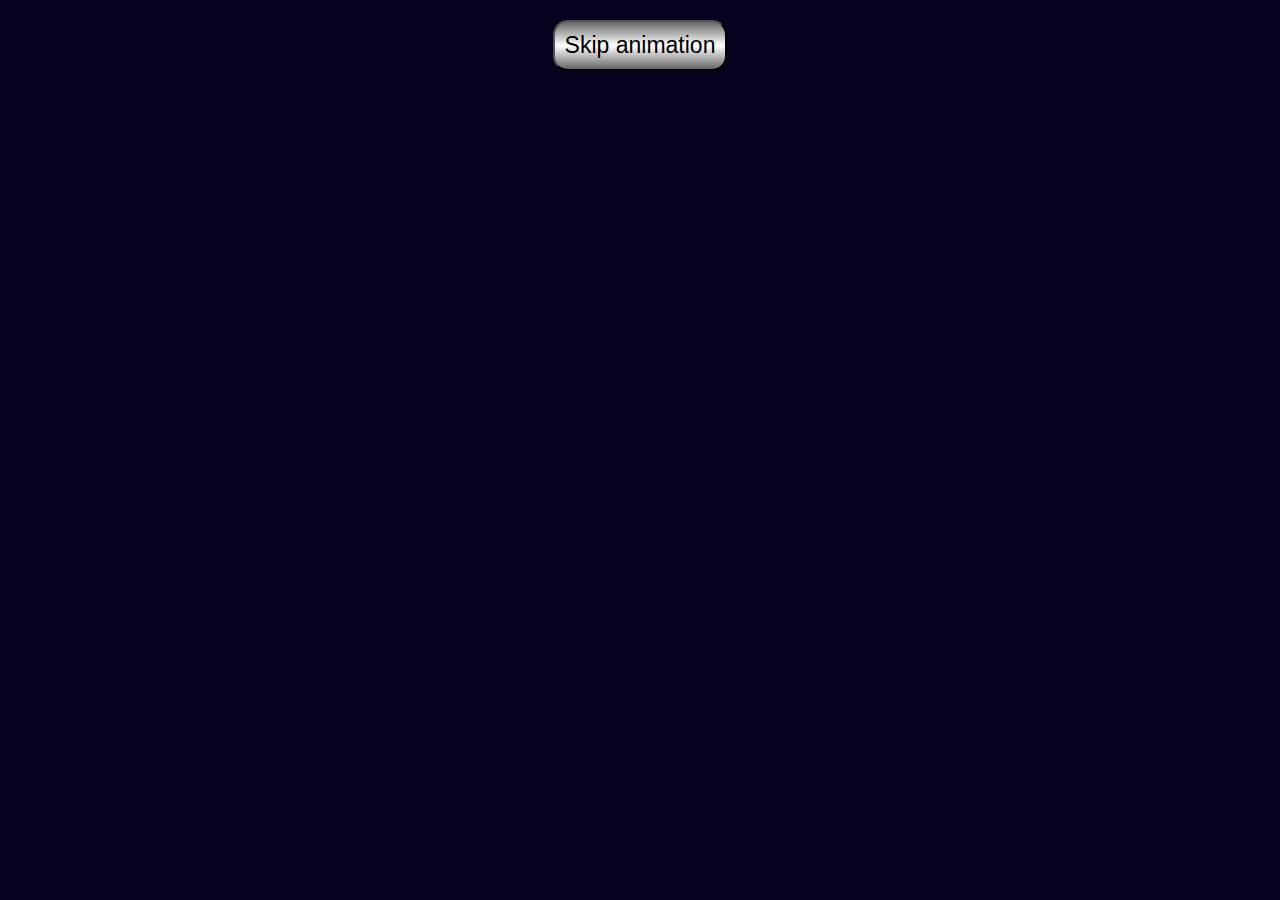
<file: index.html>
<!DOCTYPE html>
<html lang="en">
  <head>
    <meta charset="UTF-8" />
    <meta name="viewport" content="width=device-width, initial-scale=1.0" />
    <title>Vinicius Souza</title>
    <script src="./js/container.js" defer></script>
    <script src="./js/script.js" defer></script>
    <link rel="stylesheet" href="./stylesheets/keyframes.css" />
    <link rel="stylesheet" href="./stylesheets/main.css" />
    <link rel="stylesheet" href="./stylesheets/metal.css" />
  </head>
  <body>
    <button id="btn-skip">Skip animation</button>
    <div class="container-animation hidden">
      <h1 class="V letra">V</h1>
      <div class="cobrindoV1 cobertura"></div>

      <div class="letra i1">i</div>
      <div class="cobrindoI1 cobertura"></div>
      <div class="pingoI1 letra"></div>

      <h1 class="n letra">n</h1>
      <div class="cobrindoN cobertura"></div>

      <h1 class="i2 letra">i</h1>
      <div class="cobrindoI2 cobertura"></div>
      <div class="pingoI2 cobertura"></div>

      <div class="letra c">c</div>
      <div class="cobrindoC cobertura"></div>

      <h1 class="letra i3">i</h1>
      <div class="cobertura cobrindoi3"></div>
      <div class="pingoI3 cobertura"></div>

      <h1 class="letra u1">u</h1>
      <div class="cobertura cobrindoU1"></div>

      <h1 class="letra s1">s</h1>
      <div class="cobertura cobrindoS1"></div>

      <h1 class="letra s2">S</h1>
      <div class="cobertura cobrindoS2"></div>

      <h1 class="letra o">o</h1>
      <div class="cobertura cobrindoO"></div>

      <h1 class="letra u2">u</h1>
      <div class="cobertura cobrindoU2"></div>

      <h1 class="letra z animationZ">z</h1>
      <div class="cobertura cobrindoZ1 animationZ"></div>
      <div class="cobertura cobrindoZ2 animationZ"></div>
      <div class="cobertura cobrindoZ3 animationZ"></div>

      <h1 class="letra a">a</h1>
      <div class="cobertura cobrindoA"></div>
    </div>

    <div class="nomePrateado hidden">
      <span class="name">Vinicius Souza</span>
    </div>
    <div class="nomePrateado hidden">
      <span class="name">Vinicius Souza</span>
    </div>
    <div class="containerSegundaAnimacao">
      <div class="cobrirSegundaAnimacao"></div>
    </div>
    <main class="hidden" id="homeMain">
      <img src="./assets/vini.png" alt="Vini" />
      <nav>
        <ul>
          <li id="about-me">
            <h6>About me</h6>
            <img
              class="arrow inverted-arrow"
              src="./assets/back.png"
              alt="arrow"
            />
          </li>
          <li id="projects">
            <img class="arrow" src="./assets/back.png" alt="arrow" />
            <h6>Projects</h6>
          </li>
          <li id="curriculum">
            <h6>Curriculum</h6>
            <img
              class="arrow inverted-arrow"
              src="./assets/back.png"
              alt="arrow"
            />
          </li>
        </ul>
      </nav>
    </main>
    <main id="aboutMeMain" class="hidden">
      <img src="./assets/back.png" class="back hidden" alt="return" />
      <img src="./assets/perfil.jpg" alt="Profile picture" id="profile" />
      <h2>Hey guys, my name is Vinicius Vieira de Souza!</h2>
      <p>
        I'm curious, polymath and self-taught. In my spare time, I enjoy playing
        games, programming, riding a bike, listening musics and work out.
      </p>
      <p>
        I strive in everything I do and I am concerned first with quality and
        then quantity.
      </p>
      <p>
        I worked as an intern at Caixa Econômica Federal, there I learned how to
        work with the public and work in a team. Today I study systems analysis
        and development at Senai and I'm looking for a job in the area. For now,
        I'm a junior full stack programmer and I'm open to always learning new
        things.
      </p>
      <p>
        I have stuyied english on Excellent Global for 6 years, and my level of
        english is advanced.
      </p>

      <p id="contacts-area-p" onmouseover="entrar()">Contacts area:</p>
      <p id="contact-area">
        <a href="https://github.com/ViniSouza001" target="_blank">
          <img
            id="github-icon"
            src="./assets/github.png"
            alt="github contact"
          />
        </a>
        <a
          href="https://api.whatsapp.com/send/?phone=5519996898117&text&type=phone_number&app_absent=0"
        >
          <img
            id="whatsapp-icon"
            src="./assets/whatsapp.png"
            alt=" WhatsApp contact"
          />
        </a>
        <a href="https://www.instagram.com/vinisouza.exe">
          <img
            id="instagram-icon"
            src="./assets/instagram.png"
            alt="Instagram contact"
          />
        </a>
        <a href="www.linkedin.com/in/vinícius-vieira-de-souza-17461427a">
          <img
            id="linkedin-icon"
            src="./assets/linkedin.png"
            alt=" LinkedIn contact"
          />
        </a>
      </p>
    </main>
    <main id="projMain" class="hidden">
      <img
        src="./assets/back.png"
        class="back inverted-back hidden"
        alt="return"
      />

      <div class="projects">
        <h1>Projetos</h1>
        <hr />
        <section></section>
      </div>
      <div class="videos">
        <h1>Videos</h1>
        <hr />
        <section></section>
      </div>
    </main>
    <main id="curriculumMain" class="hidden">
      <img src="./assets/back.png" alt="return" class="back hidden" />
      <section class="curriculum">
        <div class="projeto">
          <a href="./assets/curriculum/curriculo.pdf">
            <img src="./assets/curriculum-pdf.png" alt="curriculum.pdf" />
            <p>Curriculum PDF</p>
          </a>
        </div>
        <div class="projeto">
          <a href="./assets/curriculum/resume.html">
            <img src="./assets/curriculum-html.png" alt="curriculum.html" />
            <p>Curriculum HTML</p>
          </a>
        </div>
      </section>
    </main>
  </body>
</html>
</file>
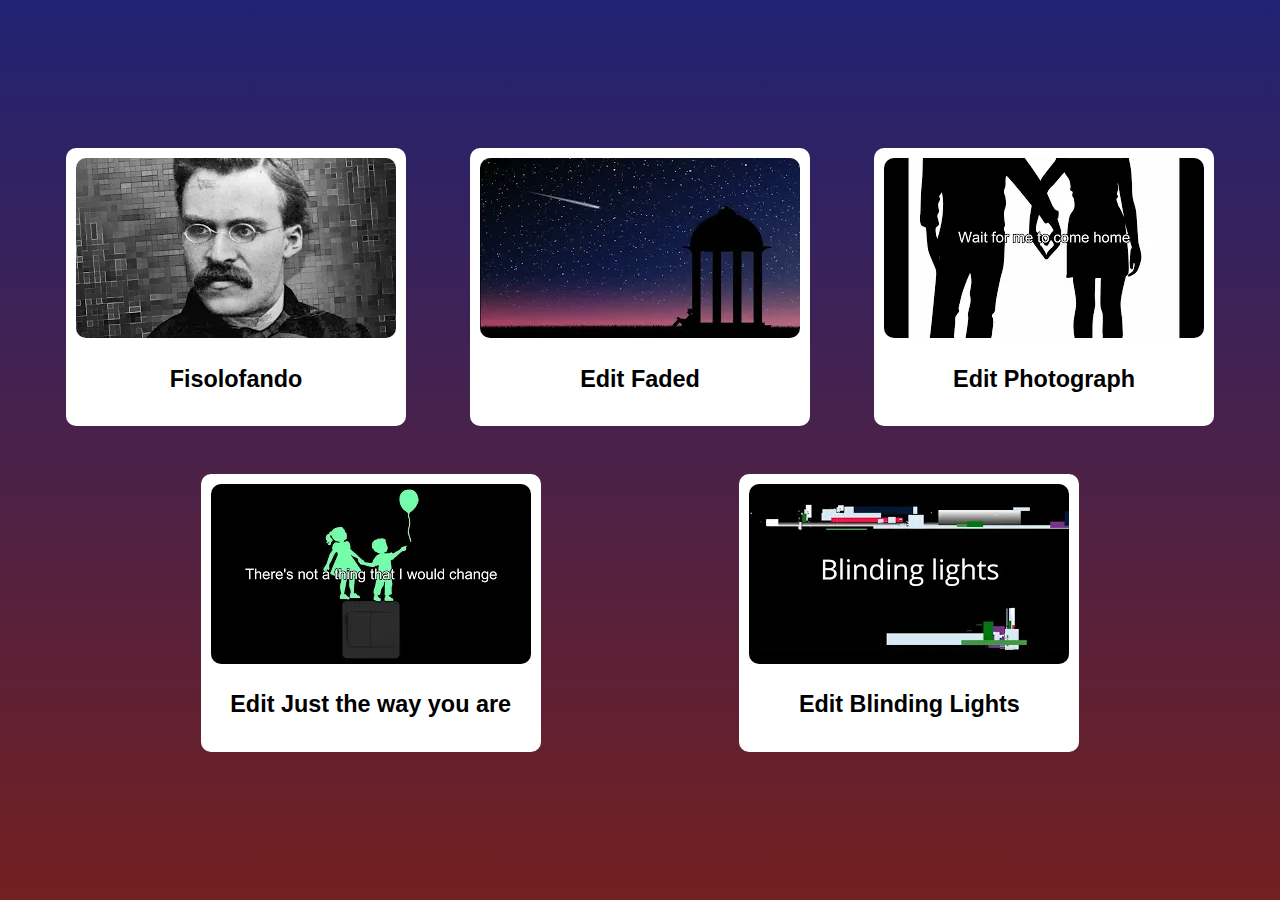
<file: pages/youtube/index.html>
<!DOCTYPE html>
<html lang="en">
<head>
    <meta charset="UTF-8">
    <meta http-equiv="X-UA-Compatible" content="IE=edge">
    <meta name="viewport" content="width=device-width, initial-scale=1.0">
    <link rel="stylesheet" href="../../styles/background.css">
    <link rel="stylesheet" href="./youtube.css">
    <title>Edits</title>
</head>
<body onload="criarCard()">
    <main>
        <!-- <div class="card">
            <a href="https://youtu.be/tbiGlqCiYYk" target="_blank">
                <img src="../../assets/fisolofando.png" alt="fisolofando.png" class="img">
            </a>
            <a class="txt" href="https://youtu.be/tbiGlqCiYYk" target="_blank">
                <h3>Fisolofando</h3>
            </a>
        </div>
        <div class="card">
            <a href="https://youtu.be/HuhpTcpFNYQ" target="_blank">
                <img src="../../assets/faded.png" alt="faded.png" class="img">
            </a>
            <a class="txt" href="https://youtu.be/HuhpTcpFNYQ" target="_blank">
                <h3>Edit Faded</h3>
            </a>
        </div>
        <div class="card">
            <a href="https://youtu.be/TkgEAd2W0V4">
                <img src="../../assets/photograph.png" class="img" target="_blank" />
            </a>
            <a class="txt" href="https://youtu.be/TkgEAd2W0V4">
                <h3>Edit Photograph</h3>
            </a>
        </div>
    </main>
    <main>
        <div class="card">
            <a href="https://youtu.be/bAJqpubWuAA">
                <img src="../../assets/bruno_mars.png" alt="just_the_way_you_are" target="_blank" class="img" />
            </a>
            <a class="txt" href="https://youtu.be/bAJqpubWuAA">
                <h3>Edit Just the way you are</h3>
            </a>
        </div>
        <div class="card">
            <a href="https://youtu.be/gWDu1GXAgrU">
                <img src="../../assets/blinding_lights.png" alt="just_the_way_you_are" target="_blank" class="img" />
            </a>
            <a class="txt" href="https://youtu.be/gWDu1GXAgrU">
                <h3>Edit Blinding Lights</h3>
            </a>
        </div> -->
    </main>
</body>
<script src="../../scripts/background.js"></script>
<script src="./youtube.js"></script>
</html>
</file>
<file: stylesheets/keyframes.css>
@keyframes change-background {
  0% {
    background-color: #fff;
  }

  100% {
    background-color: #10082d;
  }
}

@keyframes cobrindoV1 {
  0% {
    margin-top: -70px;
    opacity: 1;
  }

  90% {
    margin-top: 10px;
    opacity: 1;
  }
  100% {
    margin-top: 10px;
    opacity: 0;
  }
}

@keyframes brilho1 {
  0% {
    opacity: 0;
  }

  5% {
    opacity: 1;
    left: 0px;
  }

  90% {
    left: 17px;
    opacity: 1;
  }

  100% {
    left: 17px;
    opacity: 0;
  }
}

@keyframes cobrindoV1-after {
  0% {
    opacity: 0;
  }

  5% {
    opacity: 1;
    left: 33px;
  }

  90% {
    left: 16px;
    opacity: 1;
  }

  100% {
    left: 16px;
    opacity: 0;
  }
}

@keyframes fadeout {
  0% {
    opacity: 1;
  }

  100% {
    opacity: 0;
  }
}

@keyframes cobrindoI {
  0% {
    margin-top: -80px;
  }

  50% {
    opacity: 1;
    margin-top: -145px;
  }

  100% {
    margin-top: -145px;
    opacity: 1;
  }
}

@keyframes pingoI1 {
  0% {
    margin-top: -110vh;
  }

  20% {
    margin-top: -105px;
  }

  40% {
    margin-top: -207px;
  }

  60% {
    margin-top: -105px;
  }

  80% {
    margin-top: -157px;
  }

  100% {
    margin-top: -105px;
  }
}

@keyframes cobrindoN {
  0% {
    margin-top: -70px;
    opacity: 1;
  }

  90% {
    margin-top: -142px;
    opacity: 1;
  }

  100% {
    opacity: 0;
    margin-top: -142px;
  }
}

@keyframes cobrindoN-before {
  0% {
    margin-left: 1px;
    opacity: 0;
  }
  5% {
    opacity: 1;
    margin-left: 1px;
  }

  25% {
    opacity: 1;
    margin-left: 1px;
  }

  90% {
    margin-left: 10px;
    opacity: 1;
    margin-top: 43px;
  }

  100% {
    margin-left: 10px;
    margin-top: 43px;
    opacity: 0;
  }
}

@keyframes cobrindoN-after {
  0% {
    opacity: 0;
    margin-left: 21px;
  }
  5% {
    opacity: 1;
    margin-left: 21px;
  }

  25% {
    opacity: 1;
    margin-left: 21px;
  }

  90% {
    margin-left: 10px;
    opacity: 1;
    margin-top: 43px;
  }

  100% {
    margin-left: 10px;
    opacity: 0;
    margin-top: 43px;
  }
}

@keyframes cobrindoC {
  0% {
    opacity: 1;
    height: 36px;
    width: 38px;
  }

  80% {
    opacity: 1;
    height: 0px;
    width: 38px;
  }

  90% {
    opacity: 1;
    height: 0px;
    width: 0px;
  }

  100% {
    opacity: 0;
    height: 0px;
    width: 0px;
  }
}

@keyframes cobrindoU1 {
  0% {
    opacity: 1;
    margin-top: -70px;
  }

  90% {
    opacity: 1;
    margin-top: -140px;
  }
  100% {
    opacity: 0;
    margin-top: -140px;
  }
}

@keyframes cobrindoU1-before {
  0% {
    opacity: 0;
    margin-left: 9px;
  }

  10% {
    opacity: 1;
    margin-left: 9px;
  }

  12% {
    margin-left: 0px;
    opacity: 1;
  }

  90% {
    margin-left: 0px;
    opacity: 1;
  }
  100% {
    margin-left: 0px;
    opacity: 0;
  }
}

@keyframes cobrindoU1-after {
  0% {
    opacity: 0;
    margin-left: 9px;
  }

  10% {
    opacity: 1;
    margin-left: 9px;
  }

  12% {
    margin-left: 18px;
    opacity: 1;
  }

  90% {
    margin-left: 18px;
    opacity: 1;
  }
  100% {
    margin-left: 18px;
    opacity: 0;
  }
}

@keyframes cobrindoS {
  0% {
    height: 50px;
    opacity: 1;
    width: 33px;
  }

  90% {
    height: 0px;
    opacity: 1;
    width: 33px;
  }

  95% {
    height: 0px;
    opacity: 1;
    width: 0px;
  }

  100% {
    height: 0px;
    opacity: 0;
  }
}

@keyframes cobrindoS2 {
  0% {
    width: 38px;
    height: 50px;
    opacity: 1;
  }

  90% {
    height: 0px;
    width: 38px;
    opacity: 1;
  }

  95% {
    height: 0px;
    opacity: 1;
    width: 0px;
  }

  100% {
    height: 0px;
    opacity: 0;
    width: 0px;
  }
}

@keyframes crescer-traco {
  0% {
    width: 0%;
  }
  100% {
    width: 100%;
  }
}

@keyframes cobrindoO {
  0% {
    margin-top: 77px;
    opacity: 1;
  }

  90% {
    margin-top: 145px;
    opacity: 1;
  }
  100% {
    margin-top: 145px;
    opacity: 0;
  }
}

@keyframes cobrindoO-before {
  0% {
    opacity: 0;
    margin-left: 10px;
  }

  10% {
    opacity: 1;
    margin-left: 10px;
  }

  25% {
    opacity: 1;
    margin-left: 0;
  }

  95% {
    opacity: 1;
    margin-left: 8px;
  }

  100% {
    opacity: 0;
    margin-left: 10px;
  }
}

@keyframes cobrindoO-after {
  0% {
    opacity: 0;
    margin-left: 10px;
  }

  10% {
    opacity: 1;
    margin-left: 10px;
  }

  25% {
    opacity: 1;
    margin-left: 20px;
  }

  95% {
    opacity: 1;
    margin-left: 12px;
  }

  100% {
    opacity: 0;
    margin-left: 12px;
  }
}

@keyframes cobrindoU2 {
  0% {
    margin-top: 80px;
    opacity: 1;
  }

  90% {
    margin-top: 148px;
    opacity: 1;
  }

  100% {
    margin-top: 148px;
    opacity: 0;
  }
}

@keyframes cobrindoU2-before {
  0% {
    opacity: 0;
    margin-left: 0px;
  }

  20% {
    opacity: 1;
    margin-left: 0px;
  }

  40% {
    opacity: 1;
    margin-left: 0px;
  }

  90% {
    opacity: 1;
    margin-left: 10px;
  }

  100% {
    opacity: 0;
    margin-left: 20px;
  }
}

@keyframes cobrindoU2-after {
  0% {
    opacity: 0;
    margin-left: 20px;
  }

  20% {
    opacity: 1;
    margin-left: 20px;
  }

  40% {
    opacity: 1;
    margin-left: 20px;
  }

  97% {
    opacity: 1;
    margin-left: 10px;
  }

  100% {
    opacity: 0;
    margin-left: 10px;
  }
}

@keyframes cobrindoZ1 {
  0% {
    background-color: #10082d;
  }

  70% {
    box-shadow: 0 0 1em 0.5em #fff;
    background-color: #fff;
  }

  100% {
    background-color: transparent;
  }
}

@keyframes cobrindoA {
  0% {
    opacity: 1;
    width: 35px;
    height: 40px;
  }

  90% {
    opacity: 1;
    width: 35px;
    height: 0px;
  }

  95% {
    width: 0px;
    height: 0px;
    opacity: 1;
  }

  100% {
    width: 0px;
    height: 0px;
    opacity: 0;
  }
}

@keyframes linhaA {
  0% {
    width: 0%;
  }

  100% {
    width: 100%;
  }
}

@keyframes animacaoII {
  0% {
    opacity: 1;
    font-size: 60px;
  }

  50% {
    opacity: 1;
    font-size: 65px;
  }

  95% {
    font-size: 60px;
    opacity: 1;
  }

  100% {
    font-size: 40px;
    opacity: 0;
  }
}

@keyframes cobrirSegundaAnimacao {
  0% {
    width: 0px;
    height: 0px;
    z-index: 200;
    opacity: 0;
  }

  65% {
    width: 470px;
    height: 220px;
    opacity: 1;
    z-index: 200;
  }

  95% {
    width: 0px;
    height: 0px;
    z-index: 200;
    opacity: 1;
  }

  100% {
    width: 0px;
    height: 0px;
    opacity: 0;
    z-index: 200;
  }
}

@keyframes nomePrateadoII {
  0% {
    margin-top: 90px;
  }

  100% {
    margin-top: 30px;
  }
}

@keyframes fadein {
  0% {
    opacity: 0;
  }

  100% {
    opacity: 1;
  }
}

@keyframes fadeout-to-left {
  0% {
    margin-left: 0px;
    opacity: 1;
    display: flex;
    z-index: 0;
  }

  90% {
    margin-left: -200px;
    opacity: 0;
    display: flex;
    z-index: 0;
  }

  100% {
    margin-left: -200px;
    opacity: 0;
    display: none;
    z-index: 0;
  }
}

@keyframes fadeout-to-right {
  0% {
    margin-left: 0px;
    opacity: 1;
    display: flex;
  }

  90% {
    margin-left: 200px;
    opacity: 0;
    display: flex;
  }

  100% {
    margin-left: 200px;
    opacity: 0;
    display: none;
  }
}

@keyframes fadein-to-left {
  0% {
    display: flex;
    opacity: 0;
    margin-left: 200px;
  }

  10% {
    display: flex;
    opacity: 0;
    margin-left: 200px;
  }

  100% {
    display: flex;
    opacity: 1;
    margin-left: 0px;
  }
}

@keyframes fadein-to-right {
  0% {
    display: none;
    opacity: 0;
    margin-left: -200px;
  }

  10% {
    display: flex;
    opacity: 0;
    margin-left: -200px;
  }

  100% {
    display: flex;
    opacity: 1;
    margin-left: 0px;
  }
}
</file>
<file: stylesheets/main.css>
@import url("https://fonts.googleapis.com/css2?family=Roboto:ital,wght@0,100;0,300;0,400;0,500;0,700;0,900;1,100;1,300;1,400;1,500;1,700;1,900&display=swap");
* {
  margin: 0;
  padding: 0;
  box-sizing: border-box;
  animation-fill-mode: both;
  z-index: 4;
}

body,
html {
  overflow-x: hidden;
  background-color: #07001f;
  color: white;
  font-family: sans-serif;
  display: flex;
  flex-direction: column;
  width: 100vw;
  height: 100vh;
}

body {
  animation: change-background 2s both;
}

.container-animation {
  display: flex;
  flex-direction: column;
  width: 300px;
  height: 300px;
  margin-top: 200px;
  margin-top: 20px;
  align-self: center;
  align-items: center;
  justify-content: center;
}

.hidden {
  display: none !important;
}

#btn-skip {
  align-self: center;
  margin-top: 20px;
  z-index: 80;
  font-size: 23px;
  padding: 10px;
  background: linear-gradient(#666666, #fff, #666666);
  border-radius: 15px;
  position: absolute;
  cursor: pointer;
}

.nome {
  font-size: 60px;
  letter-spacing: 1px;
}

.letra {
  position: absolute;
  font-size: 60px;
  color: #fff;
  user-select: none;
}

.cobertura {
  background-color: #10082d;
  position: absolute;
}

.V {
  margin-left: -197px;
  margin-top: -70px;
  font-weight: bold;
}

.cobrindoV1 {
  width: 45px;
  height: 50px;
  margin-left: -200px;
  margin-top: -70px;
  animation: cobrindoV1 2s;
  display: block;
  animation-fill-mode: both;
}

.cobrindoV1::before {
  content: "";
  bottom: 42px;
  width: 15px;
  height: 15px;
  background-color: #fff;
  position: absolute;
  border-radius: 100%;
  left: 0px;
  animation: brilho1 2s;
  animation-fill-mode: both;
  box-shadow: 0 0 1em 0.5em #fff;
}

.cobrindoV1::after {
  content: "";
  bottom: 42px;
  width: 15px;
  height: 15px;
  background-color: #fff;
  position: absolute;
  border-radius: 100%;
  left: 33px;
  animation: cobrindoV1-after 2s;
  animation-fill-mode: both;
  box-shadow: 0 0 1em 0.5em #fff;
}

.i1 {
  font-weight: bold;
  margin-top: -70px;
  margin-left: -140px;
}

.cobrindoI1 {
  width: 13px;
  height: 47px;
  margin-top: -70px;
  margin-left: -140px;
  animation: cobrindoI 3s both;
}

.cobrindoI1::before {
  content: "";
  display: block;
  border-radius: 100%;
  background-color: #fff;
  width: 11px;
  height: 11px;
  position: absolute;
  margin-left: 1.5px;
  bottom: -2px;
  box-shadow: 0 0 1em 0.5em #fff;
  animation: fadeout 1s both;
  animation-delay: 2s;
}

.pingoI1 {
  width: 8.9px;
  height: 8px;
  background-color: #fff !important;
  margin-left: -139px;
  margin-top: -120vh;
  z-index: 5;
  animation: pingoI1 2s linear;
  animation-fill-mode: both;
}

.n {
  margin-top: -70px;
  margin-left: -85px;
}

.cobrindoN {
  width: 33px;
  height: 50px;
  margin-top: -80px;
  margin-left: -85px;
  animation: cobrindoN 2s;
  animation-fill-mode: both;
  /* background-color: #23242a; */
  background-color: #10082d;
}

.cobrindoN::before {
  content: "";
  width: 12px;
  height: 12px;
  background-color: #fff;
  position: absolute;
  box-shadow: 0 0 1em 0.5em #fff;
  border-radius: 100%;
  margin-left: -2px;
  margin-top: 40px;
  animation: cobrindoN-before 2s;
  animation-fill-mode: both;
}

.cobrindoN::after {
  content: "";
  width: 12px;
  height: 12px;
  background-color: #fff;
  position: absolute;
  box-shadow: 0 0 1em 0.5em #fff;
  border-radius: 100%;
  margin-top: 40px;
  margin-left: 21px;
  animation: cobrindoN-after 2s;
  animation-fill-mode: both;
}

.i2 {
  margin-left: -30px;
  margin-top: -70px;
}

.pingoI2 {
  width: 8.9px;
  height: 8px;
  background-color: #fff;
  margin-left: -30px;
  margin-top: -110vh;
  animation: pingoI1 2s linear;
  animation-fill-mode: both;
}

.cobrindoI2 {
  width: 15px;
  height: 50px;
  margin-top: -80px;
  margin-left: -30px;
  animation: cobrindoI 3s;
  animation-fill-mode: both;
}

.cobrindoI2::before {
  content: "";
  width: 11px;
  height: 11px;
  background-color: #fff;
  position: absolute;
  box-shadow: 0 0 1em 0.5em #fff;
  border-radius: 100%;
  margin-left: 2px;
  bottom: -2px;
  animation: fadeout 1s;
  animation-fill-mode: both;
  animation-delay: 2s;
}

.c {
  margin-top: -70px;
  margin-left: 22px;
  font-weight: bold;
}

.cobrindoC {
  width: 38px;
  height: 36px;
  margin-top: -59px;
  margin-left: 22px;
  animation: cobrindoC 2s 1s both;
  transform: rotate(90deg);
  display: flex;
  justify-content: center;
}

.cobrindoC::before,
.cobrindoC::after {
  content: "";
  display: block;
  width: 100%;
  height: 2px;
  position: absolute;
  background-color: #fff;
  animation: crescer-traco 1s both;
  box-shadow: 0 0 1em 0.5em #fff;
}

.cobrindoC::after {
  bottom: 0;
  height: 3px;
}

.i3 {
  margin-top: -70px;
  margin-left: 74.5px;
}

.cobrindoi3 {
  width: 15px;
  height: 50px;
  margin-top: -77px;
  margin-left: 75px;
  animation: cobrindoI 3s;
  animation-fill-mode: both;
}

.cobrindoi3::before {
  content: "";
  width: 11px;
  height: 11px;
  border-radius: 50%;
  position: absolute;
  background-color: #fff;
  margin-left: 1.7px;
  bottom: -2px;
  box-shadow: 0 0 1em 0.5em #fff;
  animation: fadeout 1s 2s;
  animation-fill-mode: both;
}

.pingoI3 {
  width: 9px;
  height: 9px;
  background-color: #fff;
  position: absolute;
  margin-top: -120vh;
  margin-left: 75px;
  animation: pingoI1 2s linear;
  animation-fill-mode: both;
}

.u1 {
  margin-top: -70px;
  margin-left: 130px;
}

.cobrindoU1 {
  width: 33px;
  height: 50px;
  margin-top: -70px;
  margin-left: 129px;
  position: absolute;
  animation: cobrindoU1 2s;
  display: block;
  animation-fill-mode: both;
}

.cobrindoU1::before {
  content: "";
  width: 14px;
  height: 14px;
  background-color: #fff;
  position: absolute;
  box-shadow: 0 0 1em 0.5em #fff;
  border-radius: 100%;
  margin-left: 9px;
  margin-top: 40px;
  animation: cobrindoU1-before 2s;
  animation-fill-mode: both;
}
.cobrindoU1::after {
  content: "";
  width: 14px;
  height: 14px;
  background-color: #fff;
  position: absolute;
  box-shadow: 0 0 1em 0.5em #fff;
  border-radius: 100%;
  margin-left: 9px;
  margin-top: 40px;
  animation: cobrindoU1-after 2s;
  animation-fill-mode: both;
}

.s1 {
  margin-top: -70px;
  margin-left: 202px;
}

.cobrindoS1 {
  width: 33px;
  height: 40px;
  margin-top: -62px;
  margin-left: 200px;
  position: absolute;
  animation: cobrindoS 2s 1s;
  animation-fill-mode: both;
  display: flex;
  justify-content: center;
}

.cobrindoS1::before {
  content: "";
  width: 30px;
  height: 3px;
  margin-left: 3px;
  background-color: #fff;
  position: absolute;
  animation: crescer-traco 1s;
  box-shadow: 0 0 1em 0.5em #fff;
  animation-fill-mode: both;
}

.cobrindoS1::after {
  content: "";
  width: 30px;
  height: 2px;
  margin-left: 3px;
  background-color: #fff;
  position: absolute;
  box-shadow: 0 0 1em 0.5em #fff;
  animation: crescer-traco 1s;
  bottom: 0;
  animation-fill-mode: both;
}

.s2 {
  margin-top: 69px;
  margin-left: -141px;
}

.cobrindoS2 {
  width: 38px;
  height: 50px;
  display: flex;
  justify-content: center;
  margin-top: 70px;
  margin-left: -142px;
  animation: cobrindoS2 3s;
  animation-delay: 0.7s;
  animation-fill-mode: both;
}

.cobrindoS2::before,
.cobrindoS2::after {
  width: 100%;
  height: 2px;
  background-color: #fff;
  content: "";
  display: block;
  animation: crescer-traco 1s;
  box-shadow: 0 0 1em 0.5em #fff;
}

.cobrindoS2::after {
  bottom: 0;
  position: absolute;
}

.o {
  margin-top: 69px;
  margin-left: -63px;
}

.cobrindoO {
  width: 35px;
  height: 35px;
  margin-top: 77px;
  margin-left: -63px;
  animation: cobrindoO 2s;
  transform-origin: 50% 50%;
  animation-fill-mode: both;
}

.cobrindoO::before,
.cobrindoO::after {
  content: "";
  width: 14px;
  height: 14px;
  background-color: #fff;
  display: block;
  border-radius: 100%;
  position: absolute;
  box-shadow: 0 0 1em 0.5em #fff;
  margin-top: -7px;
  margin-left: 10px;
  animation-fill-mode: both;
}

.cobrindoO::before {
  animation: cobrindoO-before 2s;
}

.cobrindoO::after {
  animation: cobrindoO-after 2s;
}

.u2 {
  margin-top: 69px;
  margin-left: 12px;
}

.cobrindoU2 {
  width: 33px;
  height: 38px;
  margin-top: 80px;
  margin-left: 12px;
  animation: cobrindoU2 2s;
  animation-fill-mode: both;
}

.cobrindoU2::before,
.cobrindoU2::after {
  width: 14px;
  height: 14px;
  background-color: #fff;
  content: "";
  display: block;
  border-radius: 100%;
  position: absolute;
  box-shadow: 0 0 1em 0.5em #fff;
  margin-top: -7px;
  animation-fill-mode: both;
}

.cobrindoU2::before {
  animation: cobrindoU2-before 2s;
}

.cobrindoU2::after {
  margin-left: 20px;
  animation: cobrindoU2-after 2s;
}

.z {
  margin-top: 69px;
  margin-left: 81px;
  z-index: 0;
}

.cobrindoZ1 {
  width: 30%;
  height: 10px;
  margin-left: 90px;
  margin-top: 54px;
  animation: cobrindoZ1 0.6s 0.5s both;
  z-index: 3;
  border-radius: 100%;
  background-color: #10082d;
}

.cobrindoZ2 {
  width: 30%;
  height: 11px;
  transform: rotate(-52deg);
  margin-top: 80px;
  z-index: 2;
  margin-left: 80px;
  border-radius: 100%;
  animation: cobrindoZ1 0.6s 1.1s both;
  background-color: #10082d;
}

.cobrindoZ3 {
  width: 30%;
  height: 10px;
  margin-top: 105px;
  margin-left: 90px;
  z-index: 1;
  border-radius: 100%;
  animation: cobrindoZ1 0.6s 1.7s both;
  background-color: #10082d;
}

.a {
  margin-top: 69px;
  margin-left: 146px;
}

.cobrindoA {
  width: 35px;
  height: 40px;
  display: flex;
  justify-content: center;
  margin-top: 77px;
  margin-left: 145px;
  animation: cobrindoA 2s 1s both;
}

.cobrindoA::before,
.cobrindoA::after {
  content: "";
  display: block;
  width: 100%;
  height: 2px;
  background-color: #fff;
  box-shadow: 0 0 1em 0.5em #fff;
  animation: linhaA 1s both;
}

.cobrindoA::before {
  height: 3px;
}

.cobrindoA::after {
  position: absolute;
  bottom: 0;
}

.animacaoII {
  animation: animacaoII 2s both;
}

.animacao-containerII {
  animation: animacao-containerII 2s both;
}

.cobrirSegundaAnimacao {
  width: 470px;
  height: 300px;
  opacity: 0;
  align-self: center;
  background-color: #fff;
  display: block;
  border-radius: 50%;
  box-shadow: 0 0 1em 0.7em #fff;
  z-index: 70;
  margin-top: 60px;
  position: absolute;
}

.containerSegundaAnimacao {
  margin-top: 60px;
  width: 300px;
  height: 100px;
  position: absolute;
  z-index: 70;
  display: flex;
  align-items: center;
  align-self: center;
  justify-content: center;
}

.animationSegundaAnimacao {
  animation: cobrirSegundaAnimacao 1.8s both;
}

.animatioNomePrateadoII {
  animation: nomePrateadoII 1.5s both;
}

.fadein {
  animation: fadein 1s both;
}

.fadeout {
  animation: fadeout 1s both;
}

#homeMain {
  width: 80%;
  align-self: center;
  display: flex;
  flex-direction: column;
  align-items: center;
  z-index: 1;
  justify-content: center;
  margin-top: 190px;
}

#homeMain img {
  width: 200px;
}

#homeMain ul {
  margin-top: 20px;
  align-self: center;
  margin: auto;
  align-items: center;
  width: 200px;
  display: flex;
  flex-direction: column;
}

#homeMain ul li {
  display: flex;
  gap: 15px;
  align-items: center;
  font-size: 35px;
  margin-top: 20px;
  cursor: pointer;
  transition: 0.5s;
}

#homeMain ul li:hover {
  gap: 25px;
}

#homeMain ul li img {
  width: 30px;
  filter: invert(100%);
}

#aboutMeMain {
  display: flex;
  flex-direction: column;
  align-items: center;
  justify-content: center;
  align-self: center;
  width: 80%;
  margin-top: 190px;
  z-index: 10;
}

#aboutMeMain #profile {
  width: 200px;
  border-radius: 10px;
  align-self: center;
}

#aboutMeMain h2 {
  margin-top: 20px;
  font-family: "Roboto", sans-serif;
}

#aboutMeMain p {
  font-family: "Roboto", sans-serif;
  margin-top: 15px;
  font-size: 20px;
}

#aboutMeMain p:nth-child(6) {
  padding-bottom: 30px;
}

#contact-area {
  width: 80%;
  display: flex;
  align-items: center;
  justify-content: center;
  gap: 3rem;
}

#contact-area > a {
  text-decoration: none;
  filter: invert(70%);
}

#contact-area > a > img {
  transition: 0.3s;
}

#github-icon {
  width: 90px;
}

#whatsapp-icon {
  width: 90px;
}

#instagram-icon {
  width: 90px;
}

#linkedin-icon {
  width: 55px;
}

#contact-area > a > img:hover {
  width: 110px;
}

#whatsapp-icon:hover {
  margin-top: -10px;
}

#linkedin-icon:hover {
  width: 75px !important;
}

.inverted-arrow {
  transform: rotate(180deg);
}

.fadeout-to-left {
  animation: fadeout-to-left 1s both;
}

.fadeout-to-right {
  animation: fadeout-to-right 1s both;
}

.fadein-to-left {
  animation: fadein-to-left 1s both;
}

.fadein-to-right {
  animation: fadein-to-right 1s both;
}

.back {
  align-self: center;
  filter: invert(100%);
  cursor: pointer;
  transition: 0.3s;
  top: 90px;
  left: 5%;
  position: absolute;
  width: 50px;
}

.inverted-back {
  transform: rotate(180deg);
  left: 90%;
}

.back:hover {
  width: 60px;
}

#projMain {
  display: flex;
  flex-direction: column;
  text-align: center;
  justify-content: center;
  align-self: center;
  width: 80%;
  margin-top: 190px;
}

hr {
  margin: 20px;
  align-self: flex-start;
  width: 100%;
}

.projects {
  display: flex;
  flex-direction: column;
  width: 100%;
  align-items: center;
}

.projects section,
.videos section {
  display: flex;
  margin-top: 15px;
  flex-direction: row;
  align-items: center;
  justify-content: space-around;
  gap: 1rem;
  max-width: 95%;
  flex-wrap: wrap;
}

.projeto {
  display: flex;
  flex-direction: column;
  width: 350px;
  height: 300px;
  border-radius: 10px;
  background: linear-gradient(to bottom, #0b2934, #108663);
  gap: 5px;
  padding: 15px;
  align-items: center;
  justify-content: space-around;
  transition: 0.3s;
}

.projeto:hover {
  cursor: pointer;
  width: 375px;
}

.videos {
  margin-top: 20px;
}

.projeto a {
  width: 90%;
  color: #fff;
  height: 100%;
  display: flex;
  flex-direction: column;
  align-items: center;
  justify-content: space-evenly;
  text-decoration: none;
}

.projeto a h3 {
  font-size: 25px;
  padding-bottom: 15px;
}

.projeto > a > img {
  width: 300px;
  margin: auto;
  border-radius: 10px;
}

.projeto > a > p {
  color: #fff;
  font-family: "Roboto", sans-serif;
  font-weight: 700;
  font-size: 18px;
}

.projeto > a > p:nth-child(3) {
  margin-top: 10px;
}

.projeto > a > p:nth-child(1) {
  display: flex;
  align-items: center;
  text-align: center;
  justify-content: center;
}

#github_logo {
  width: 40px;
}

.curriculum {
  display: flex;
  align-items: center;
  width: 100%;
  justify-content: space-evenly;
  margin-top: 190px;
}
</file>
<file: stylesheets/metal.css>
.nomePrateado {
  width: 300px;
  height: 150px;
  display: flex;
  align-self: center;
  margin-top: 90px;
  align-items: center;
  justify-content: center;
  background-color: transparent;
  position: absolute;
  z-index: 50;
}

.name {
  top: 50%;
  margin: 0;
  padding: 0;
  width: 100%;
  z-index: 50;
  text-align: center;
  font-family: sans-serif;
  font-style: italic;
  font-size: 60px;
  text-transform: uppercase;
  letter-spacing: 5px;
  background: linear-gradient(#666666, #fff, #666666);
  -webkit-background-clip: text;
  color: transparent;
}
</file>
<file: styles/background.css>
@import url('https://fonts.googleapis.com/css2?family=Roboto:wght@300&display=swap');
body {
    margin: 0; padding: 0;
    box-sizing: border-box;
    display: flex;
    justify-content: center;
    width: 100vw;
    height: 100vh;
    overflow: hidden;
    background: linear-gradient(to top,#732020,#202373);
}

.star {
    position: absolute;
    width: 2px;
    height: 2px;
    background-color: white;
    border-radius: 50%;
    opacity: 0;
    box-shadow: 0 0 2px white;
    animation: twinkle 3s linear infinite;
}

@keyframes twinkle {
    0% {
        opacity: 0;
        transform: scale(0.5);
    }
    50% {
        opacity: 1;
        transform: scale(1);
    }
    100% {
        opacity: 0;
        transform: scale(0.5);
    }
}

.fadeIn{
    animation: fade-in 1s ease-in
}

@keyframes fade-in {
    from {
        opacity: 0;
    }
    to {
        opacity: 1;
    }
}
</file>
<file: pages/youtube/youtube.css>
body {
    display: flex;
    flex-direction: column;
    align-items: center;
    width: 100vw;
    height: 100vh;
}

main {
    width: 100vw;
    display: flex;
    justify-content: space-evenly;
    margin: 30px;
    gap: 3rem;
    max-width: calc(1020px + 10rem);
    flex-wrap: wrap;
    overflow-y: auto;
}

img {
    border-radius: 10px;
}

.card {
    background-color: #fff;
    padding: 10px;
    border-radius: 10px;
    display: flex;
    flex-direction: column;
    align-items: center;
    justify-content: space-between;
}

.txt {
    font: normal 20px Arial;
    font-weight: bold;
    cursor: pointer;
    text-decoration: none;
    color: #000;
}
</file>
